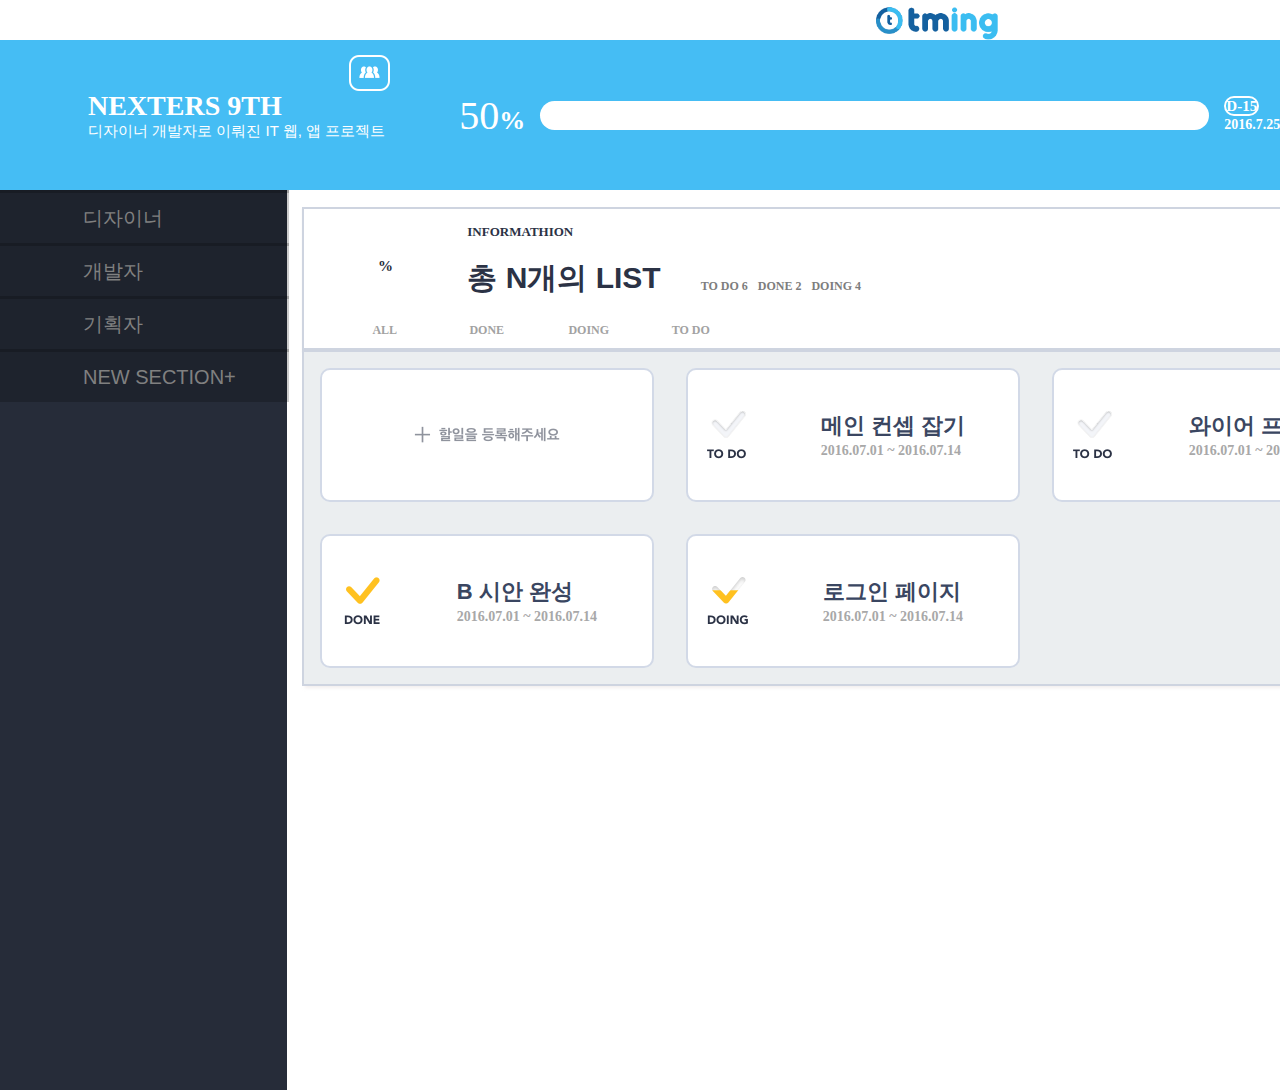
<file: main-section.html>
<!DOCTYPE html>
<html>
<head>
        <meta charset="utf-8">
        <meta http-equiv="x-ua-compatible" content="ie=edge">
        <title></title>
        <meta name="description" content="">
        <meta name="viewport" content="width=device-width, initial-scale=1">

        <link rel="apple-touch-icon" href="apple-touch-icon.png">
        <!-- Place favicon.ico in the root directory -->

        <link rel="stylesheet" href="css/normalize.css">
        <link rel="stylesheet" href="css/main-section.css">
        <link rel="stylesheet" href="css/section-detail.css">
</head>
<body>

	<header>
		<nav class = "main_section_nav">
          <div></div>
          
          <img src = "img/main-section/teaming_logo.png" alt = "logo" height = "40px">
          <img src = "img/main-section/noti_icon.png"  class = "alarm" alt = "alarm">
		</nav>

		<div class = "main_section_header">
			<div class = "main_section_header_info">
				<p>
					<span class = "info_header">NEXTERS 9TH</span><br>
					<span class = "info_text">디자이너 개발자로 이뤄진 IT 웹, 앱 프로젝트</span>
				</p>
				<div class = "main_section_header_allmember">
					<img src = "img/main-section/icon_allmember.png" / alt = "icon_allemember">
				</div>
			</div>
			<div class = "main_section_header_progress">
				<p class = "progress_percent">
          		50<span class = "percent_sign">%</span>
          	</p>
				<div class="progress-wrap progress" data-progress-percent="50">
            	 	<div class="progress-bar progress"></div>
          	</div>
          	<div class = "left_days">
          		<p>
					<span class = "Ddays">D-15</span><br>
					<span class = "dates">2016.7.25 ~ 2016.8.30</span>
					</p>
          	</div>
			</div>
		</div>
	</header>
	<main class = "main">
		<aside class = "aside_section_role_list">
			<ul>
				<li>디자이너</li>
				<li>개발자</li>
				<li>기획자</li>
				<li>NEW SECTION+</li>
			</ul>
		</aside>
		<section class = "main_section">
			
			<article class = "main_section_job_header">
				<div class = "main_section_job_info">
					<div class="canvas-wrap">
	  					<canvas id="canvas" width="103.5" height="105"></canvas>
	  					<span id="procent"></span>
					</div>
					<div class = "main_section_job_info_header">
						<span class = "list_header">INFORMATHION</span><br/>
						<span class = "list_info">총 N개의 LIST</span>
					</div>
					<div class = "main_section_job_info_condition">
						<span class = "">TO DO 6</span>
						<span class = "">DONE 2</span>
						<span class = "">DOING 4</span>
					</div>
					<div class = "main_section_job_info_member">
						
					</div>
				</div>
				<div class = "main_section_job_nav">
					<div id = "all">
						<p>ALL</p>
					</div>
					<div id = "done">
						<p>DONE</p>
					</div>
					<div id = "doing">
						<p>DOING</p>
					</div>
					<div id = "todo">
						<p>TO DO</p>
					</div>
				</div>
			</article>

			<article class = "main_section_job_list">
				<div class = "job_something create">
					<img src="img/main-section/bt_add_list.png" alt = "create_job">
				</div>
				<div class = "job_something todo">
					<div class = "job_perfection">
						<img src = "img/main-section/icon_list_todo.png" alt = "todo">
					</div>
					<div class = "job_info">
						<p>
							<span class = "job_name ">메인 컨셉 잡기	</span><br>
							<span class = "job_date">2016.07.01 ~ 2016.07.14</span>
						</p>
					</div>
				</div>
				<div class = "job_something todo">
					<div class = "job_perfection">
						<img src = "img/main-section/icon_list_todo.png" alt = "todo">
					</div>
					<div class = "job_info">
						<p>
							<span class = "job_name">와이어 프레임</span><br>
							<span class = "job_date">2016.07.01 ~ 2016.07.14</span>
						</p>
					</div>
				</div>
				
				<div class = "job_something done">
					<div class = "job_perfection">
						<img src = "img/main-section/icon_list_done.png" alt = "done">
					</div>
					<div class = "job_info">
						<p>
							<span class = "job_name">B 시안 완성</span><br>
							<span class = "job_date">2016.07.01 ~ 2016.07.14</span>
						</p>
					</div>
				</div>

				<div class = "job_something doing">
					<div class = "job_perfection">
						<img src = "img/main-section/icon_list_doing.png" alt = "doing">
					</div>
					<div class = "job_info">
						<p>
							<span class = "job_name">로그인 페이지</span><br>
							<span class = "job_date">2016.07.01 ~ 2016.07.14</span>
						</p>
					</div>
				</div>

				<div class = "modal_ajax_call">
					
				</div>

			</article>

		</section>
		<aside>
			
		</aside>
	</main>
	<script   src="https://code.jquery.com/jquery-3.1.0.min.js"   integrity="sha256-cCueBR6CsyA4/9szpPfrX3s49M9vUU5BgtiJj06wt/s="   crossorigin="anonymous"></script>
	<script type="text/javascript" src = "js/views/progress_bar_view.js"></script>
	<script type="text/javascript" src = "js/views/change_icon_view.js"></script>
	<script type="text/javascript" src = "js/views/modal_view.js"></script>
	<script type="text/javascript">		
		$(document).ready(function(){
			progress_bar_view.initModule();
			canvas_circle_progress_view.initModule();
			job_list_change_icon_view.initModule();
			ajax_to_html_by_job_list.initModule();
		})
	</script>
</body>
</html>
</file>
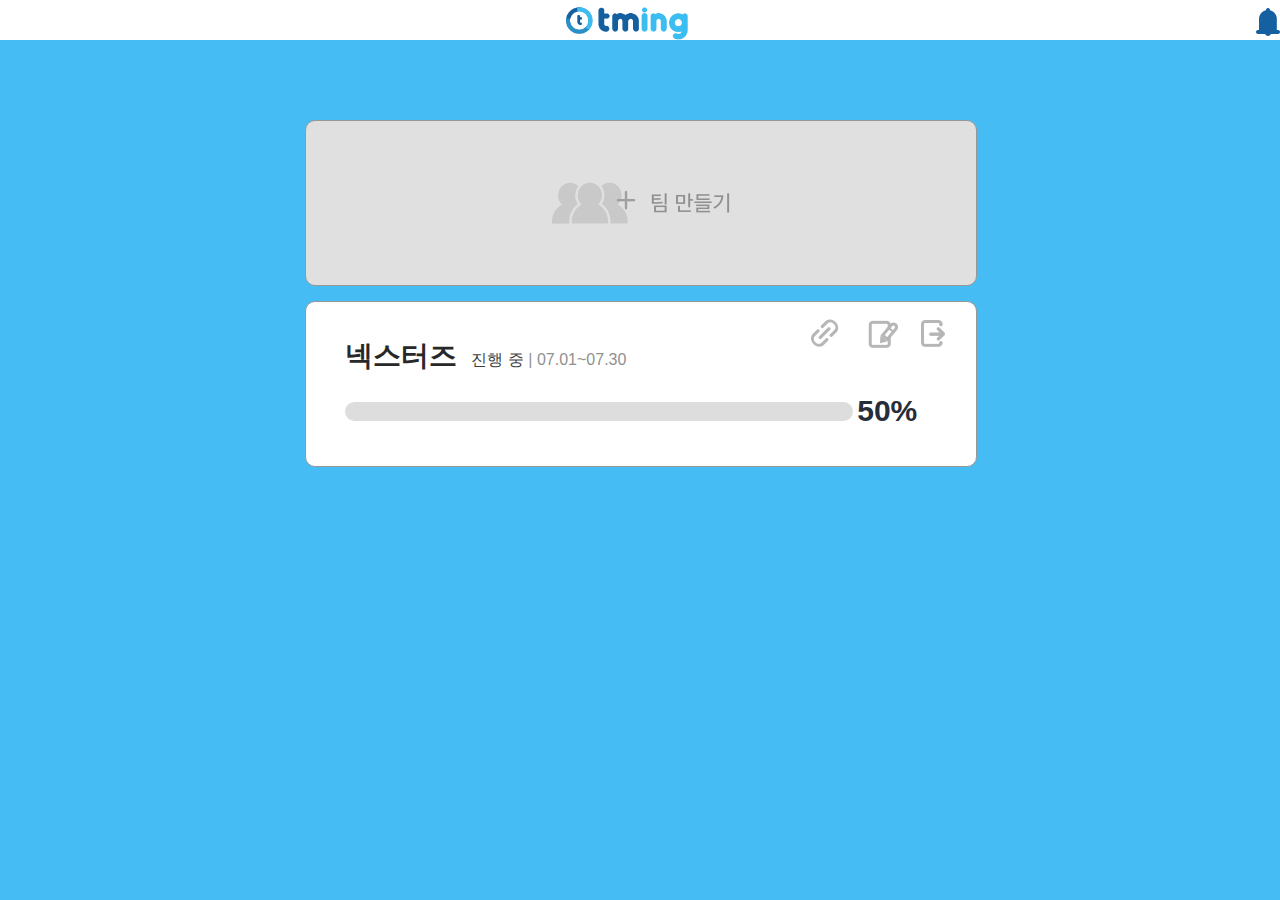
<file: main.html>
<!doctype html>
<html class="no-js" lang="ko">
    <head>
        <meta charset="utf-8">
        <meta http-equiv="x-ua-compatible" content="ie=edge">
        <title></title>
        <meta name="description" content="">
        <meta name="viewport" content="width=device-width, initial-scale=1">

        <link rel="apple-touch-icon" href="apple-touch-icon.png">
        <!-- Place favicon.ico in the root directory -->

        <link rel="stylesheet" href="css/normalize.css">
        <link rel="stylesheet" href="css/main.css">
       
    </head>
    <body>
        <header class = "main_page_header">
            <nav class = "main_page_nav">
                <div class = "main_nav_left_something"></div><!-- main nav left something-->
                <a href = "main.html"><img src = "img/main/teaming_logo.png" alt = "logo" height = "40px"></a>
                <img src = "img/main/noti_icon.png" alt = "alarm">
            </nav>
        </header>
        <main class = "main_page_main">
            <aside class = "main_page_personal_list">
                <ul>
                    <a href="#"><li>LINK ONE</li></a>
                    <a href="#"><li>LINK TWO</li></a>
                    <a href="#"><li>LINK THREE</li></a>
                    <a href="#"><li>LINK FOUR</li></a>
                    <a href="#"><li>LINK FIVE</li></a>
                </ul>
            </aside>
            <section class = "main_page_team_list">
                <div class = "">
                    <div class = "team_list_something team_list_create" id = "myBtn">
                        <img src = "img/main/icon_team_da.png">
                        
                    </div>
                    <div class = "list_sequence_main team_list_something">
                        <div class = "list_sequence_header">
                            <h1 class = "">넥스터즈</h1>
                            <span class = "">진행 중</span>
                            <span class = "header_date"> | 07.01~07.30</span>
                            <div class = "list_sequence_header_icon">
                                <img src = "img/main/icon_link.png" class = "change_cond_icon" alt = "sequence_icon" data-swap = "img/main/icon_link_sel.png">
                                <img src = "img/main/icon_modify.png" class = "change_cond_icon" alt = "sequence_icon" data-swap = "img/main/icon_modify_sel.png">
                                <img src = "img/main/icon_exit.png" class = "change_cond_icon" alt = "sequence_icon" data-swap = "img/main/icon_exit_sel.png">
                            </div>
                        </div>
                        <div class = "list_sequence_header_progress">
                            
                            <div class="progress-wrap progress" data-progress-percent="50">
                                <div class="progress-bar progress"></div>
                            </div>
                            <div class = "progress_percent">
                                50%
                            </div>
                        </div>
                        <div class = "list_sequence_option">
                        
                        </div>
                    
                    </div>
                    
                </div>
            </section>
            <!-- The Modal -->
            <div id="myModal" class="modal">

              <!-- Modal content 끝나고 required  반드시 입력할것 -->
              <div class="modal_content">
                <form action = "/main-section.html" method = "get" class = "form_wrapper">
                    <div class = "form_row_wrapper">
                        <span class = "form_text">팀 이름</span>
                        <input type = "text" name = "team_name" class = "team_name" placeholder="텍스트입력">
                    </div>
                    <div class = "form_row_wrapper">
                        <span class = "form_text">설명</span>
                        <textarea name = "team_" class = "team_" placeholder="텍스트입력" ></textarea>
                    </div>
                    <div class = "form_row_wrapper">
                        <span class = "form_text">섹션개수</span>
                        <input type = "number" name = "section_count" class = "section_count" value = "1" min = "1">
                    </div>
                    <div class = "form_row_wrapper">
                        <span class = "form_text">프로젝트 기간</span>
                        <input type = "date" name = "start_date" class = "start_date">
                        <input type = "date" name = "end_date" class = "end_date">
                    </div>
                    <div class = "form_row_wrapper form_row_submit">
                        <input type = "submit" value = "등록완료" class = "submit_button">
                    </div>
                </form>
                <div class = "modal_close">
                    <img src = "img/main/exit_bt.png" alt = "exit_button">
                </div>
              </div>

            </div>


        </main>
        <footer class = "main_page_footer">
            
        </footer>

        <script   src="https://code.jquery.com/jquery-3.1.0.min.js"   integrity="sha256-cCueBR6CsyA4/9szpPfrX3s49M9vUU5BgtiJj06wt/s="   crossorigin="anonymous"></script>
        <script type="text/javascript" src = "js/views/progress_bar_view.js"></script>
        <script type="text/javascript" src = "js/views/modal_view.js"></script>
        <script type="text/javascript" src = "js/views/change_icon_view.js"></script>
        <script type="text/javascript">

    $(document).ready(function(){
        progress_bar_view.initModule();
        open_modal.initModule();
        change_icon_view.initModule();
    });

    // on browser resize...
    $(window).resize(function() {
        progress_bar_view.initModule();
    });


        </script>
    </body>
</html>
</file>
<file: css/main-section.css>
/*main-section.css */

/*

1. we can use flex model instead of float 

*/

/* main section nav*/


.main_section_nav{
	display:flex;
	justify-content:space-between;
	width:1900px;
	height:40px;
}

.main_section_nav  >.alarm{
	max-height: 28px;
}

/* main section header*/


.main_section_header{
	width:1903.4px;
	height:150px;
	background-color: #45bdf4;
	display: inline-flex;
}

.main_section_header_info{
	width:405px;
	position:relative;
	display:flex;
	align-items: center;
	
}

.main_section_header_info span{
	padding-left:88px;
}


.main_section_header_info .info_header{
	font-size:40px ;
	font-family: Avenir;
	font-size: 28px;
	font-weight: 900;
	color: #ffffff;
}

.main_section_header_info .info_text{
  font-family: 'Noto Sans Gothic', "Apple SD Gothic Neo", Dotum, sans-serif;
  font-size: 15px;
  font-weight: 300;
  color: #ffffff;
}

.main_section_header_allmember{
	position: absolute;
	top:15px;
	right:15px;
}

.main_section_header_progress{
	display:flex;
	width:1000px;
	align-items: center;
	justify-content: center;

}


.main_section_header > div{
	
}

.progress_percent{
	font-family: Avenir;
	font-size: 40px;
	font-weight: 500;
	color: #ffffff;
	padding-right:15px;
}

.progress_percent > .percent_sign{
	font-family: Avenir;
	font-size: 26px;
	font-weight: 900;
	color: #ffffff;
}


.progress {
	width: 669px;
	height: 29px;
	border-radius: 100px;

}
.progress-wrap {
	background: #fff;
	overflow: hidden;
	position: relative;
}

.progress-bar {
	position: absolute;
	width:0px;
	background: #1460a0;
	border-radius: 100px;
	left: 0;
	top: 0;
}

.left_days{
	padding-left: 15px;
}

.left_days  .Ddays{
	width: 68.7px;
	height: 25px;
	border: solid 2px #ffffff;
	border-radius: 25px;
	font-family: Avenir;
	font-size: 15px;
	font-weight: 900;
	color: #ffffff;
	
}

.left_days .dates{
	font-family: AppleSDGothicNeo;
	font-size: 14px;
	font-weight: 700;
	color: #ffffff;
}
/* main */

.main{
	width: 100%;
	display:flex;
}


/*aside role list*/
.aside_section_role_list{
	width: 286.8px;
	height: 900.1px;
	background-color: #262c39;
	color: rgba(255, 255, 255, .9);
	font-weight: 200;

	
}

.aside_section_role_list ul:hover {
  cursor: pointer;
}

.aside_section_role_list ul{
	margin:0px;
	padding: 0px;
}


.aside_section_role_list ul li {
	width:205.8px;

	display:inline-block;
	list-style: none;
	background: #fff;
	background: rgba(0,0,0,.2);
	border-top: 3px solid rgba(0, 0, 0, .2);
	line-height: 50px;
	padding-left: 83px;
	font-size:20px;
	font-weight: 500;
	font-family:  'Noto Sans Gothic', "Apple SD Gothic Neo", Dotum, sans-serif;
	transition: all 0.2s ease;
	color: #808080;
}
.aside_section_role_list ul li:hover {
  background: rgba(255,255,255,.05);
  font-size:22px;
  color: #ffffff;
  font-weight: 800;
}

.aside_section_role_list ul li:active{
  background: rgba(255,255,255,.05);
  font-size:22px;
  color: #ffffff;
  font-weight: 800;
}



/*main setion*/

.main_section{
	width:1632px;
}


/*main section header*/

.main_section_job_header{
	width:1582px;
	margin-left:15px;
	margin-top:16.5px;
	background-color: #ffffff;
	box-shadow: 0 2px 1px 0 rgba(231, 224, 224, 0.5);
	border: solid 2px #ced4e0;
}

/*main section info*/

.main_section_job_info{
	display:flex;
	flex-flow:row wrap;
	width:99%;
}

.main_section_job_info > div{
	margin-left:30px;
}



/*main section info circle progress */

.canvas-wrap {
  position: relative;
  width: 103.5px;
  height: 105px;
}


span#procent {
	display: block;
	position: absolute;
	left: 50%;
	top: 50%;
	font-size: 50px;
	transform: translate(-50%, -50%);
	font-size: 30px;
	font-weight: 900;
	color: #262c39;
	font-family: Avenir;
}

span#procent::after {
	content: '%';
	font-family: Arial-MT;
	font-size: 15px;
	font-weight: 700;
	color: #262c39;
}


/*main section  info header*/

.main_section_job_info_header{
	display:flex;
	flex-direction: column;	
	justify-content: center;
}

.main_section_job_info_header .list_header{
	font-family: Avenir;
	font-size: 13px;
	font-weight: 900;
	color: #2b3245;
}

.main_section_job_info_header .list_info{
	font-size: 30px;
	font-weight: 700;
	color: #2b3245;
}


/*main section  info condition*/
.main_section_job_info_condition{
	display:flex;
	padding-top:70px;
}

.main_section_job_info_condition > span{
	font-family: Avenir;
	font-size: 12px;
	font-weight: 900;
	color: #7d7d7d;
	margin-left:10px;
}


/*main section  info member*/


.main_section_job_info_member{
	display:flex;
	width:20%;

	align-items: center;
	justify-content: center;
}

/*main section list nav */

.main_section_job_nav{
	width:408px;
	height:34px;
	display:inline-flex;
	justify-content:space-between;
	margin-left:30px;

}

.main_section_job_nav > div{
	width:112.7px;
	height:34px;

	display:flex;
	align-items: center;
	justify-content: center;
}

.main_section_job_nav > div:hover{
	border-radius: 100px;
	background-color: #262c39;
}

.main_section_job_nav > div:hover > p{
	color:#ffffff;
}


.main_section_job_nav > div > p{
	font-family: Avenir;
	font-size: 12px;
	font-weight: 900;
	text-align: center;
	color: #a2a2a2;
}


/*main section job list*/

.main_section_job_list{
	width:1114px;
	display:flex;
	flex-flow:row wrap;
	background-color: #ebeef0;
	box-shadow: 3px 2px 3px 0 rgba(232, 224, 224, 0.5);
	border: solid 2px #ced4e0;
	margin-left:15px;
}

.job_something{
	display: flex;
	width:330px;
	height:130px;
	margin:16px;
	background-color: #ffffff;
	border: solid 2px #d2d9e7;
	border-radius: 10px;
	cursor:pointer;
}

.job_something .job_perfection{
	display: flex;
	align-items: center;
	justify-content: center;
	width:80px;
	height:130px;
}

.job_something .job_info{
	display:flex;
	align-items: center;
	justify-content: center;
	width:250px;
	height:130px;
}

.job_something .job_name{
	font-family: 'Noto Sans Gothic', "Apple SD Gothic Neo", Dotum, sans-serif;
	font-size: 22px;
	font-weight: 700;
	color: #3a4661;
}

.job_something .job_date{
	font-family: Avenir;
	font-size: 14px;
	font-weight: 900;
	color: #a8a8a8;
}

.create{
	display:flex;
	align-items: center;
	justify-content: center;
}
</file>
<file: css/section-detail.css>
/* The Modal (background) */
.modal {
    /*display: none;*/ /* Hidden by default */
    position: absolute; /* Stay in place */
    z-index: 1; /* Sit on top */
    left: 0;
    top: 0;
    width: 100%; /* Full width */
    height: 100%; /* Full height */
    overflow: auto; /* Enable scroll if needed */
    background-color: rgb(0,0,0); /* Fallback color */
    background-color: rgba(0,0,0,0.4); /* Black w/ opacity */
}

/* Modal Content/Box */
.modal_content {
    position:relative;
    width:341px;
    height:515px;
    background-color: #ffffff;
    border-radius:10px;
    border: solid 1px #979797;
    margin: 8% auto; /* 15% from the top and centered */
    padding: 40px 40px 20px 40px;
}

.modal_header_title{
    display:flex;
}

.modal_header_title_date{
    margin-top:30px;
    margin-left:15px;
}


.modal_header_title_date .title_dday{
    font-size: 12px;
    font-weight: 500;
    color: #a8a8a8;
}

.modal_header_title_date .title_term{
    font-family: Avenir;
    font-size: 14px;
    font-weight: 900;
    color: #2b3245;
}


.modal_header_info{

}

.modal_header_info_title .info_title_context{
    font-size: 24px;
    font-weight: 600;
    color: #282828;
}

.modal_header_info_text .info_text_context{
    font-size: 14px;
    font-weight: 500;
    line-height: 1.43;
    color: #bbbbbb;
}

.modal_header_participant{
    position:relative;
}

.modal_header_participant_list .modal_header_participant_list_title{
    font-size: 16px;
    font-weight: 600;
    color: #626262;
}

.modal_header_participant_list_member{
    display:flex;
}

.modal_header_participant_list_member .list_member_name{
    font-size: 14px;
    font-weight: 500;
    color: #494949;  
}

  
.modal_header_participant_close{
    position:absolute;
    top:10px;
    right:10px;
    cursor: pointer;
}


.modal_close {
    position:absolute;
    top:10px;
    right:10px;
    cursor:pointer;
}
</file>
<file: css/main.css>
/*main.css */

/*

1. we can use flex model instead of float 

*/

/*main page header*/
body{
	background-color: #45bdf4;
}

.main_page_header{
	width:100%;
	height:40px;
	background-color:white;
}

/*main page nav*/

.main_page_nav{
	display:flex;
	justify-content:space-between;
	align-items: center;
}




/*main page main*/

/*main page main list*/

.main_page_team_list{
	width:670px;
	height:100%;
	margin:80px auto;

}

/*main page list something */

.team_list_something{
	width:670px;
	height:164px;
	margin:0 auto;
	border-radius: 10px;
	border: solid 1px #979797;
	margin-bottom:15px;
}

/*main page  list header */


.list_sequence_main{
	background-color:#ffffff;
}

.list_sequence_header{
	margin-left: 39px;
}

.list_sequence_header > *{
	display:inline-block;
	
}

/*main page list progress bar */

.list_sequence_header_progress > *{
	display:inline-block;
}

.list_sequence_header > h1{
	margin-top:35px;
	font-family: Avenir;
	font-size: 28px;
	font-weight: 900;
	text-align: center;
	color: #282828;
	margin-right:10px;
}

.list_sequence_header > span{
	font-family: 'Noto Sans Gothic', "Apple SD Gothic Neo", Dotum, sans-serif;
	font-size: 16px;
	font-weight: 400;
	text-align: center;
	color: #3f3f3f;
}

.header_date{
	color: #909090!important;
}

.list_sequence_header_progress{
	padding-left: 39px;
	height:50px;
}
.progress {
	width: 507.8px;
	height: 19px;
	border-radius: 100px;
}
.progress-wrap {
	background: #ddd;
	overflow: hidden;
	position: relative;
}

.progress-bar {
	width:0px;
	background: #1460a0;
	position: absolute;
	left: 0;
	top: 0;
}

.progress_percent{

	font-family: 'Noto Sans Gothic', "Apple SD Gothic Neo", Dotum, sans-serif;
	font-size: 30px;
	font-weight: 600;
	text-align: center;
	color: #262c39;
}

.list_sequence_header_icon{
	float:right;
	margin-top:7px;
	margin-right:17px;
}

.list_sequence_header_icon > img{
	cursor:pointer;
}

/* main page create list */
.team_list_create{
	cursor:pointer;
	display:flex;
	align-items: center;
	justify-content: center;
	background-color: #e0e0e0;
}


.team_list_create > div > p{
	text-align: center;
}


/* main page aside list */
.main_page_personal_list{
	position:absolute;
	display:none;
	top:40;
	left:0;
}



/* temp css*/

/* The Modal (background) */
.modal {
    display: none; /* Hidden by default */
    position: absolute; /* Stay in place */
    z-index: 1; /* Sit on top */
    left: 0;
    top: 0;
    width: 100%; /* Full width */
    height: 100%; /* Full height */
    overflow: auto; /* Enable scroll if needed */
    background-color: rgb(0,0,0); /* Fallback color */
    background-color: rgba(0,0,0,0.4); /* Black w/ opacity */
}

/* Modal Content/Box */
.modal_content {
	position:relative;
	width:460px;
	height:558px;
    background-color: #ffffff;
    border-radius:10px;
    border: solid 1px #979797;
    margin: 15% auto; /* 15% from the top and centered */
    padding: 20px;
    border: 1px solid #888;
}

.form_wrapper{
	width:400px;
	margin:15% auto;
}

.form_row_wrapper{
	display:flex;
	justify-content:space-between;
	margin-bottom:43px;
}

.form_row_submit{
	display:flex;

	align-items: center;
	justify-content: center;
}


.form_text{
	font-family: 'Noto Sans Gothic', "Apple SD Gothic Neo", Dotum, sans-serif;
	font-size: 19px;
	font-weight: 500;
	text-align: center;
	color: #2a2a2a;
}


.submit_button{
	font-family: 'Montserrat', Arial, Helvetica, sans-serif;
	width:310px;
	height:56px;
	margin-top:21px;
	background-color: #3bbdf1;
	border-radius: 4px;
	font-family: 'Noto Sans Gothic', "Apple SD Gothic Neo", Dotum, sans-serif;
	font-size: 19px;
	font-weight: 600;
	text-align: center;
	color: #ffffff;
}


input[type="text"]{
	width:296px;
	border-bottom:solid 1px #c3c3c3;;
	border-top: 0px;
	border-left:0px;
	border-right:0px;
}

input[type="number"]{
	width:100px;
	padding-left:20px;
}

input[type="date"]{
	width:116px;
	height:36px;
	background-color: #ffffff;
	border-radius:4px;
	border: solid 1px #c3c3c3;
}

textarea{
	width:296px;
	height:120px;
	border-radius:4px;
	background-color:#ffffff;
	border: solid 1px #c3c3c3;
}

input[type="text"]:focus, textarea:focus{
	background: #fff; /*포커싱 후 배경색*/
	box-shadow: 0;
	border-bottom: 2px solid #3498db; /*포커싱 후 배경선*/
	border-top: 0px;
	border-left:0px;
	border-right:0px;
	color: #3498db; /*포커싱 후 글씨 색*/
	outline: none;
}

input:hover, textarea:hover,
input:focus, textarea:focus {
	background-color:white;
}

/* The Close Button */
.modal_close {
	position:absolute;
	top:0;
	right:0;
	cursor:pointer;
}
</file>
